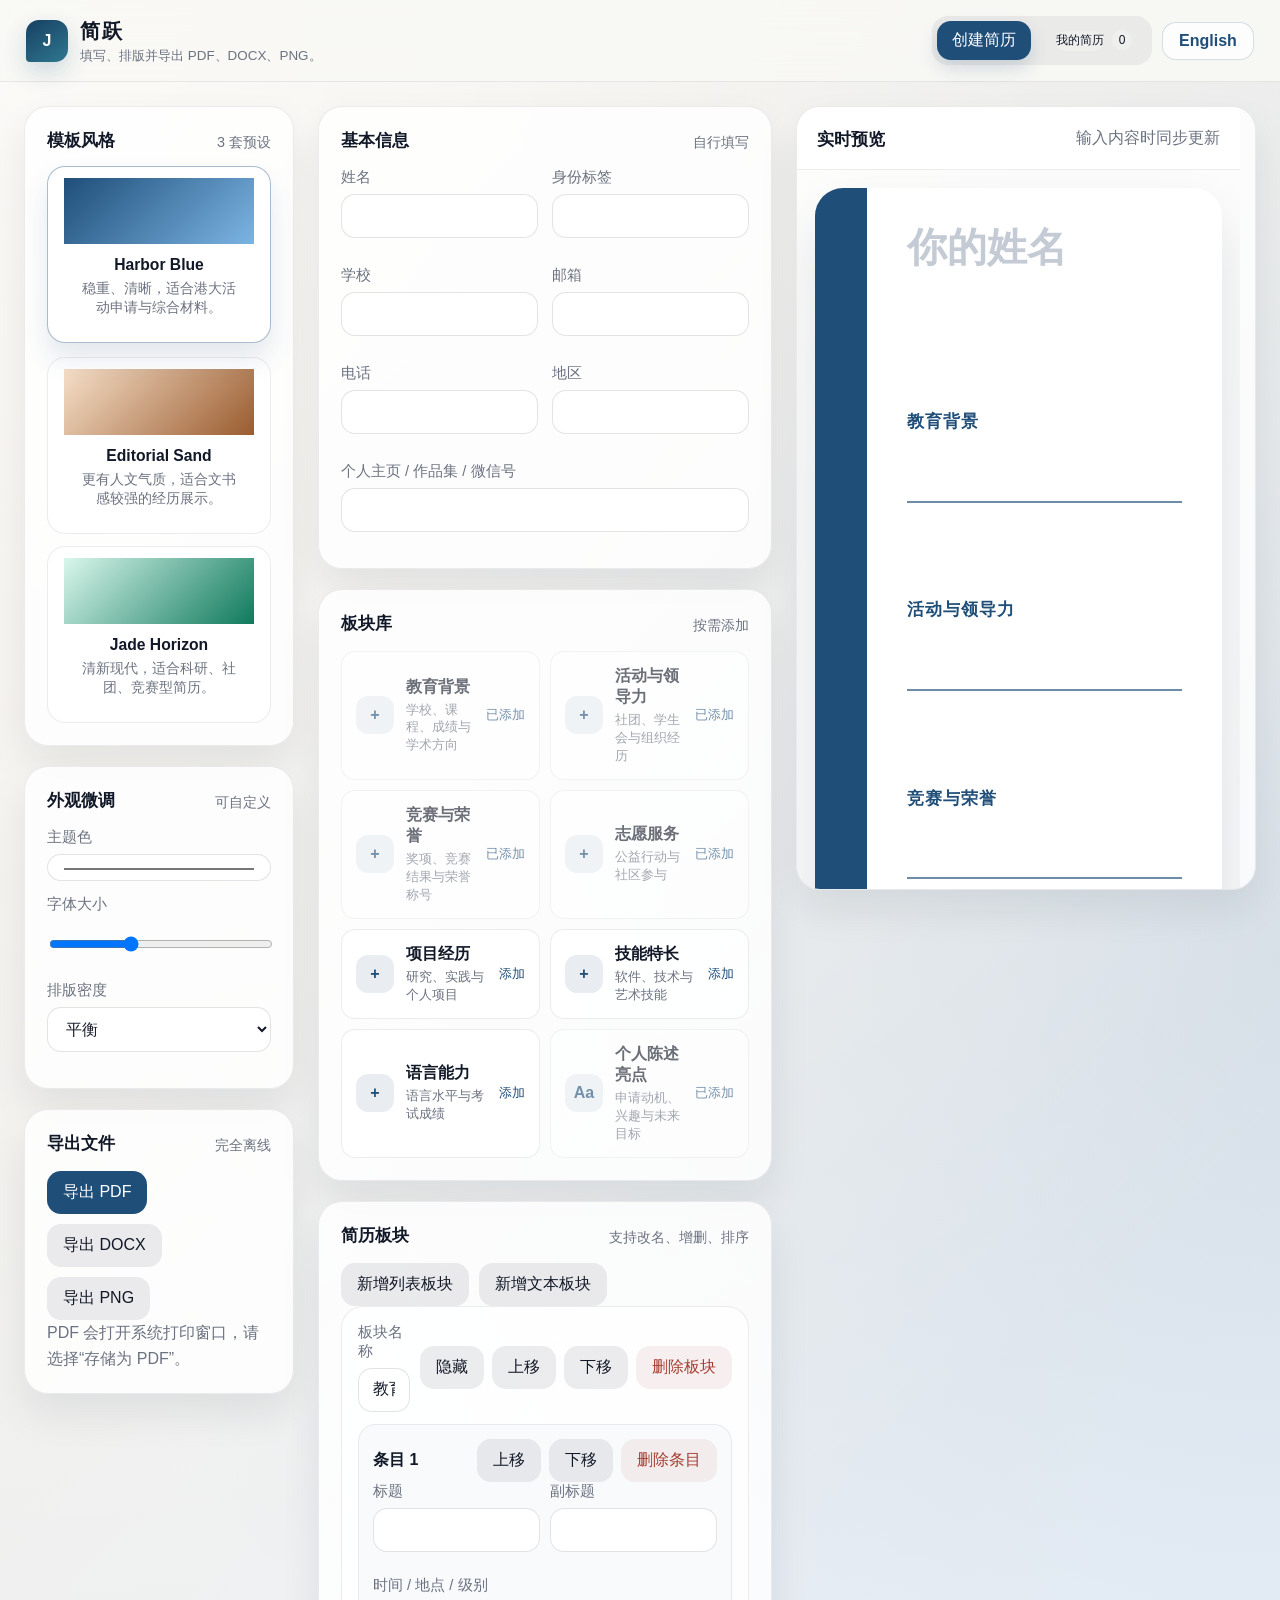
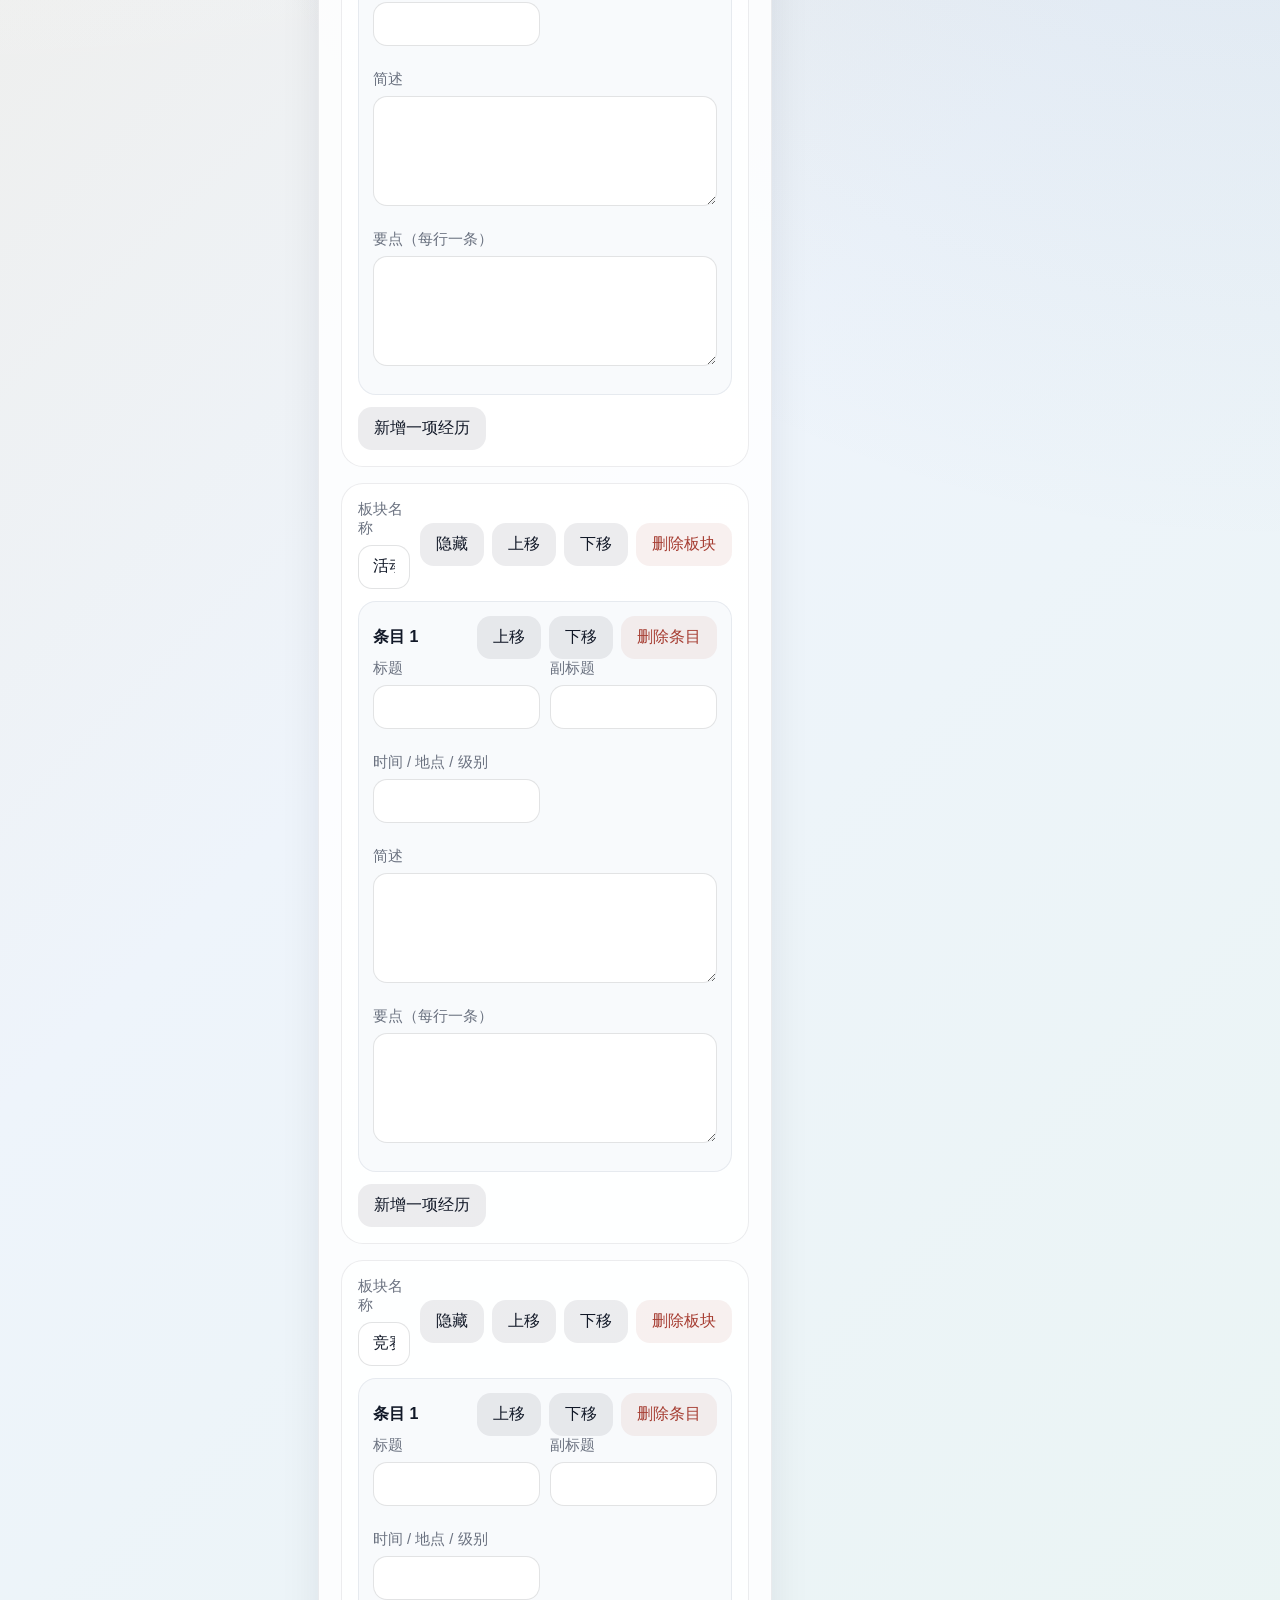
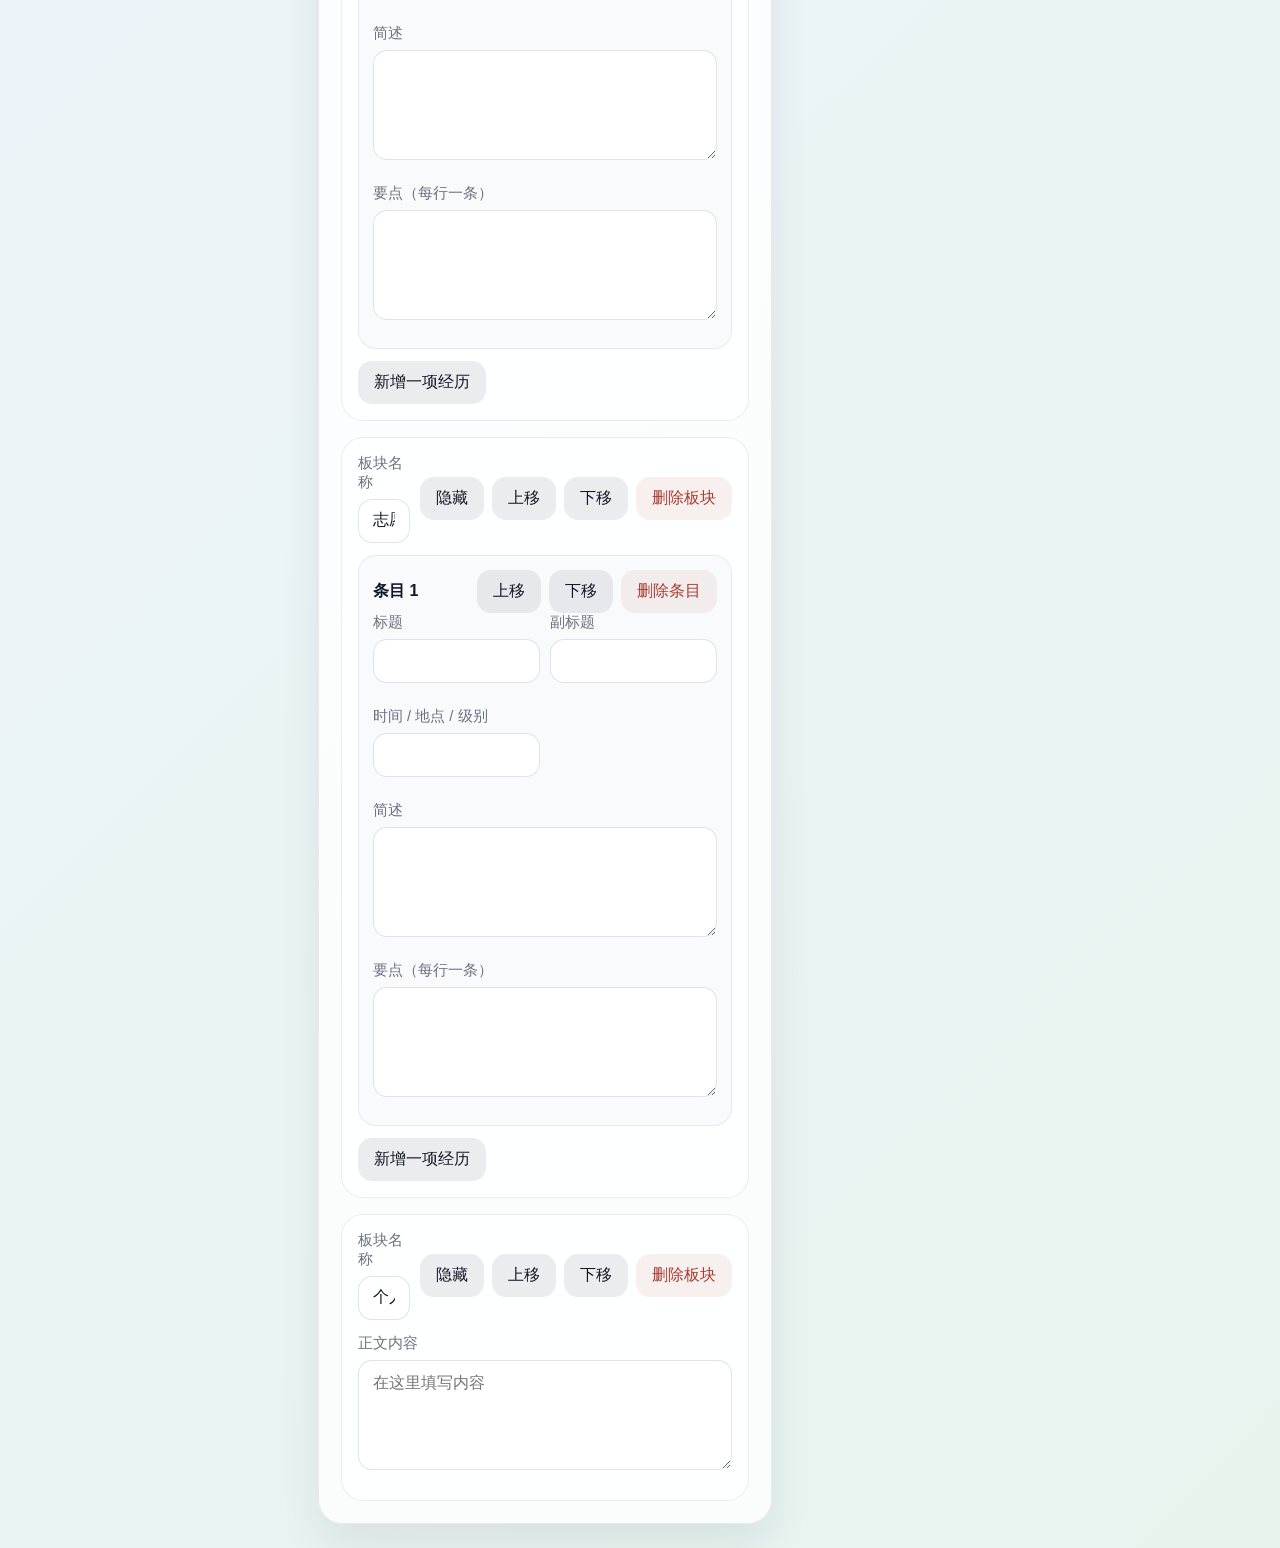
<file: 简历生成器/简历生成器.html>
<!DOCTYPE html>
<html lang="zh-CN">
  <head>
    <meta charset="UTF-8" />
    <meta name="viewport" content="width=device-width, initial-scale=1.0" />
    <title>简跃 · 简历生成器</title>
    <link rel="stylesheet" href="./web/styles.css" />
  </head>
  <body>
    <header class="topbar">
      <div class="brand-lockup">
        <div class="brand-mark">J</div>
        <div>
          <h1>简跃</h1>
          <p data-i18n="brandSubtitle">填写、排版并导出 PDF、DOCX、PNG。</p>
        </div>
      </div>
      <div class="topbar-actions">
        <nav class="main-nav" aria-label="主导航" data-i18n-aria-label="mainNavigation">
          <button class="nav-button active" data-page="create" data-i18n="createResume">创建简历</button>
          <button class="nav-button" data-page="mine"><span data-i18n="myResumes">我的简历</span> <span id="historyNavCount">0</span></button>
        </nav>
        <button id="languageToggle" class="language-toggle" type="button" aria-label="Switch to English">English</button>
      </div>
    </header>

    <section id="createPage" class="app-page active">
      <div class="app-shell">
        <aside class="sidebar">
          <section class="panel">
            <div class="section-head"><h2 data-i18n="templateStyle">模板风格</h2><span data-i18n="threePresets">3 套预设</span></div>
            <div class="template-grid" id="templateGrid"></div>
          </section>

          <section class="panel">
            <div class="section-head"><h2 data-i18n="appearance">外观微调</h2><span data-i18n="customizable">可自定义</span></div>
            <label class="field"><span data-i18n="accentColor">主题色</span><input id="accentInput" type="color" value="#1f4e79" /></label>
            <label class="field"><span data-i18n="fontSize">字体大小</span><input id="fontScaleInput" type="range" min="0.9" max="1.2" step="0.05" value="1" /></label>
            <label class="field">
              <span data-i18n="layoutDensity">排版密度</span>
              <select id="densityInput">
                <option value="airy" data-i18n="airy">舒展</option>
                <option value="balanced" selected data-i18n="balanced">平衡</option>
                <option value="compact" data-i18n="compact">紧凑</option>
              </select>
            </label>
          </section>

          <section class="panel">
            <div class="section-head"><h2 data-i18n="exportFiles">导出文件</h2><span data-i18n="fullyOffline">完全离线</span></div>
            <div class="action-group">
              <button class="primary" data-export="pdf"><span data-i18n="export">导出</span> PDF</button>
              <button data-export="docx"><span data-i18n="export">导出</span> DOCX</button>
              <button data-export="png"><span data-i18n="export">导出</span> PNG</button>
            </div>
            <p class="helper" id="exportStatus" data-i18n="exportHelp">PDF 会打开系统打印窗口，请选择“存储为 PDF”。</p>
          </section>
        </aside>

        <main class="workspace">
          <div class="editor-column">
            <section class="editor panel">
              <div class="section-head"><h2 data-i18n="basicInfo">基本信息</h2><span data-i18n="fillYourself">自行填写</span></div>
              <div class="form-grid">
                <label class="field"><span data-i18n="name">姓名</span><input id="nameInput" type="text" /></label>
                <label class="field"><span data-i18n="tagline">身份标签</span><input id="taglineInput" type="text" /></label>
                <label class="field"><span data-i18n="school">学校</span><input id="schoolInput" type="text" /></label>
                <label class="field"><span data-i18n="email">邮箱</span><input id="emailInput" type="text" /></label>
                <label class="field"><span data-i18n="phone">电话</span><input id="phoneInput" type="text" /></label>
                <label class="field"><span data-i18n="location">地区</span><input id="locationInput" type="text" /></label>
                <label class="field full"><span data-i18n="website">个人主页 / 作品集 / 微信号</span><input id="websiteInput" type="text" /></label>
              </div>
            </section>

            <section class="editor panel preset-panel">
              <div class="section-head"><h2 data-i18n="sectionLibrary">板块库</h2><span data-i18n="addAsNeeded">按需添加</span></div>
              <div id="presetSectionsGrid" class="preset-section-grid"></div>
            </section>

            <section class="editor panel">
              <div class="section-head"><h2 data-i18n="resumeSections">简历板块</h2><span data-i18n="sectionActions">支持改名、增删、排序</span></div>
              <div class="toolbar">
                <button id="addListSection" data-i18n="addListSection">新增列表板块</button>
                <button id="addTextSection" data-i18n="addTextSection">新增文本板块</button>
              </div>
              <div id="sectionsEditor" class="sections-editor"></div>
            </section>
          </div>

          <section class="preview">
            <div class="preview-top"><h2 data-i18n="livePreview">实时预览</h2><p data-i18n="liveUpdate">输入内容时同步更新</p></div>
            <div id="resumePreview" class="resume-preview"></div>
          </section>
        </main>
      </div>
    </section>

    <section id="minePage" class="app-page">
      <div class="mine-shell">
        <div class="mine-hero">
          <div>
            <p class="eyebrow">LOCAL ARCHIVE</p>
            <h2 data-i18n="myResumes">我的简历</h2>
            <p data-i18n="historyIntro">所有历史版本都保存在当前浏览器中，可随时继续编辑。</p>
          </div>
          <div class="mine-actions">
            <button id="newResumeButton" class="primary" data-i18n="newBlankResume">新建空白简历</button>
            <button id="saveCopyButton" data-i18n="saveAsCopy">将当前简历另存为副本</button>
          </div>
        </div>
        <div class="mine-summary">
          <strong id="historyCount">0 份简历</strong>
          <span id="saveStatus" data-i18n="autoSaveHelp">填写后自动保存。</span>
        </div>
        <div id="historyList" class="history-list"></div>
      </div>
    </section>

    <template id="sectionCardTemplate"><article class="section-card"></article></template>
    <script src="./vendor/docx.iife.js"></script>
    <script src="./web/app.js"></script>
  </body>
</html>
</file>
<file: 简历生成器/web/styles.css>
:root {
  --bg: #f1efe8;
  --panel: rgba(255, 255, 255, 0.82);
  --panel-border: rgba(17, 24, 39, 0.08);
  --text: #111827;
  --muted: #6b7280;
  --accent: #1f4e79;
  --shadow: 0 20px 40px rgba(15, 23, 42, 0.08);
  --radius: 24px;
  --resume-gap: 24px;
  --resume-padding: 40px;
  --display-font: "Avenir Next", "PingFang SC", "Hiragino Sans GB", sans-serif;
  --body-font: "PingFang SC", "Helvetica Neue", sans-serif;
}

* {
  box-sizing: border-box;
}

body {
  margin: 0;
  min-height: 100vh;
  font-family: var(--body-font);
  color: var(--text);
  background:
    radial-gradient(circle at top left, rgba(255, 255, 255, 0.8), transparent 35%),
    radial-gradient(circle at right 20%, rgba(31, 78, 121, 0.12), transparent 30%),
    linear-gradient(135deg, #efe8dc 0%, #eef4fb 45%, #e7f4ee 100%);
}

.topbar {
  position: sticky;
  z-index: 20;
  top: 0;
  display: flex;
  justify-content: space-between;
  align-items: center;
  gap: 24px;
  padding: 16px 26px;
  border-bottom: 1px solid rgba(17, 24, 39, 0.08);
  background: rgba(248, 248, 245, 0.86);
  backdrop-filter: blur(22px);
}

.brand-lockup {
  display: flex;
  align-items: center;
  gap: 12px;
}

.brand-mark {
  display: grid;
  width: 42px;
  height: 42px;
  place-items: center;
  border-radius: 13px 13px 13px 4px;
  color: white;
  background: linear-gradient(145deg, #173f61, #2f7890);
  box-shadow: 0 10px 24px rgba(31, 78, 121, 0.2);
  font-family: "Avenir Next", sans-serif;
  font-weight: 800;
}

.brand-lockup h1,
.brand-lockup p {
  margin: 0;
}

.topbar-actions {
  display: flex;
  align-items: center;
  gap: 10px;
}

.language-toggle {
  min-width: 92px;
  padding: 9px 14px;
  border: 1px solid rgba(31, 78, 121, 0.18);
  color: var(--accent);
  background: rgba(255, 255, 255, 0.72);
  font-weight: 700;
}

.language-toggle:hover {
  background: white;
}

.brand-lockup h1 {
  font-family: var(--display-font);
  font-size: 1.28rem;
  letter-spacing: 0.08em;
}

.brand-lockup p {
  margin-top: 2px;
  color: var(--muted);
  font-size: 0.84rem;
}

.main-nav {
  display: flex;
  gap: 6px;
  padding: 5px;
  border-radius: 16px;
  background: rgba(17, 24, 39, 0.06);
}

.nav-button {
  padding: 9px 15px;
  background: transparent;
}

.nav-button.active {
  color: white;
  background: var(--accent);
  box-shadow: 0 8px 18px rgba(31, 78, 121, 0.18);
}

.nav-button span {
  display: inline-grid;
  min-width: 20px;
  height: 20px;
  margin-left: 4px;
  place-items: center;
  border-radius: 99px;
  background: rgba(255, 255, 255, 0.2);
  font-size: 0.75rem;
}

.app-page {
  display: none;
}

.app-page.active {
  display: block;
  animation: page-enter 280ms ease both;
}

@keyframes page-enter {
  from { opacity: 0; transform: translateY(6px); }
  to { opacity: 1; transform: translateY(0); }
}

.app-shell {
  display: grid;
  grid-template-columns: 300px minmax(0, 1fr);
  gap: 24px;
  width: min(1880px, 100%);
  margin: 0 auto;
  padding: 24px;
}

.mine-shell {
  width: min(1180px, calc(100% - 48px));
  min-height: calc(100vh - 110px);
  margin: 28px auto 60px;
}

.mine-hero {
  display: flex;
  justify-content: space-between;
  align-items: end;
  gap: 32px;
  padding: 42px;
  border-radius: 30px;
  color: white;
  background:
    radial-gradient(circle at 78% 20%, rgba(122, 196, 192, 0.32), transparent 26%),
    linear-gradient(130deg, #173f61 0%, #245f74 58%, #317b73 100%);
  box-shadow: 0 28px 60px rgba(23, 63, 97, 0.18);
}

.mine-hero h2,
.mine-hero p {
  margin: 0;
}

.mine-hero h2 {
  margin-top: 8px;
  font-family: var(--display-font);
  font-size: clamp(2rem, 4vw, 3.6rem);
}

.mine-hero > div > p:last-child {
  margin-top: 10px;
  color: rgba(255, 255, 255, 0.76);
}

.mine-hero .eyebrow {
  color: #9edbd1;
}

.mine-actions {
  display: flex;
  flex-wrap: wrap;
  justify-content: flex-end;
  gap: 10px;
}

.mine-actions button {
  background: rgba(255, 255, 255, 0.16);
  color: white;
}

.mine-actions button.primary {
  color: #173f61;
  background: white;
}

.mine-summary {
  display: flex;
  justify-content: space-between;
  gap: 20px;
  margin: 30px 4px 16px;
  color: var(--muted);
}

.mine-summary strong {
  color: var(--text);
  font-size: 1.12rem;
}

.sidebar,
.editor-column {
  display: grid;
  gap: 20px;
  align-content: start;
}

.workspace {
  display: grid;
  grid-template-columns: minmax(500px, 0.95fr) minmax(520px, 1.05fr);
  gap: 24px;
  min-width: 0;
  align-items: start;
}

.panel,
.brand-card,
.preview {
  background: var(--panel);
  border: 1px solid var(--panel-border);
  backdrop-filter: blur(22px);
  border-radius: var(--radius);
  box-shadow: var(--shadow);
}

.brand-card,
.panel,
.preview {
  padding: 22px;
}

.brand-card h1 {
  margin: 8px 0 12px;
  font-family: var(--display-font);
  font-size: 2rem;
  line-height: 1.05;
}

.eyebrow {
  margin: 0;
  color: var(--accent);
  font-size: 0.82rem;
  letter-spacing: 0.12em;
  text-transform: uppercase;
}

.intro,
.helper,
.preview-top p {
  margin: 0;
  color: var(--muted);
  line-height: 1.6;
}

.section-head,
.preview-top {
  display: flex;
  justify-content: space-between;
  align-items: end;
  gap: 16px;
  margin-bottom: 16px;
}

.section-head h2,
.preview-top h2 {
  margin: 0;
  font-size: 1.05rem;
}

.section-head span {
  color: var(--muted);
  font-size: 0.9rem;
}

.template-grid {
  display: grid;
  gap: 12px;
}

.template-card {
  border: 1px solid rgba(17, 24, 39, 0.08);
  border-radius: 18px;
  overflow: hidden;
  cursor: pointer;
  transition: transform 180ms ease, border-color 180ms ease, box-shadow 180ms ease;
  background: white;
}

.template-card:hover,
.template-card.active {
  transform: translateY(-2px);
  border-color: rgba(31, 78, 121, 0.38);
  box-shadow: 0 16px 28px rgba(31, 78, 121, 0.12);
}

.template-card .swatch {
  height: 66px;
}

.template-card .meta {
  padding: 12px 14px 14px;
}

.template-card h3,
.template-card p {
  margin: 0;
}

.template-card h3 {
  font-size: 0.98rem;
}

.template-card p {
  color: var(--muted);
  font-size: 0.88rem;
  margin-top: 5px;
}

.field {
  display: grid;
  gap: 7px;
  margin-bottom: 14px;
}

.field span {
  font-size: 0.92rem;
  color: var(--muted);
}

input,
select,
textarea,
button {
  font: inherit;
}

input,
select,
textarea {
  width: 100%;
  border-radius: 14px;
  border: 1px solid rgba(17, 24, 39, 0.12);
  background: rgba(255, 255, 255, 0.92);
  padding: 12px 14px;
  color: var(--text);
}

textarea {
  min-height: 110px;
  resize: vertical;
}

button {
  border: 0;
  border-radius: 14px;
  padding: 11px 16px;
  background: rgba(17, 24, 39, 0.08);
  color: var(--text);
  cursor: pointer;
  transition: transform 180ms ease, background 180ms ease, color 180ms ease;
}

button:hover {
  transform: translateY(-1px);
}

button.primary {
  background: var(--accent);
  color: white;
}

button.ghost {
  background: transparent;
  border: 1px dashed rgba(17, 24, 39, 0.18);
}

.action-group,
.toolbar {
  display: flex;
  flex-wrap: wrap;
  gap: 10px;
}

.history-actions {
  margin-bottom: 12px;
}

.history-list {
  display: grid;
  grid-template-columns: repeat(3, minmax(0, 1fr));
  gap: 16px;
}

.history-item {
  position: relative;
  display: grid;
  grid-template-columns: 8px 1fr auto;
  min-height: 150px;
  align-items: stretch;
  gap: 4px;
  padding: 8px;
  overflow: hidden;
  border: 1px solid rgba(17, 24, 39, 0.08);
  border-radius: 22px;
  background: rgba(255, 255, 255, 0.82);
  box-shadow: 0 16px 34px rgba(15, 23, 42, 0.07);
}

.history-accent {
  border-radius: 12px 4px 4px 12px;
}

.history-item.active {
  border-color: color-mix(in srgb, var(--accent) 45%, white);
  background: color-mix(in srgb, var(--accent) 7%, white);
}

.history-load {
  display: grid;
  justify-items: start;
  align-content: center;
  gap: 7px;
  padding: 16px 12px;
  text-align: left;
  background: transparent;
}

.history-load span,
.history-load time {
  color: var(--muted);
  font-size: 0.78rem;
}

.history-load strong {
  font-size: 1.05rem;
}

.history-delete {
  align-self: start;
}

.history-delete,
button.danger {
  color: #a63d32;
  background: rgba(166, 61, 50, 0.08);
}

.history-empty,
.editor-empty {
  padding: 17px;
  border: 1px dashed rgba(17, 24, 39, 0.16);
  border-radius: 16px;
  color: var(--muted);
  line-height: 1.6;
  text-align: center;
}

.history-empty {
  grid-column: 1 / -1;
  min-height: 220px;
  display: grid;
  place-items: center;
  background: rgba(255, 255, 255, 0.48);
}

.preset-section-grid {
  display: grid;
  grid-template-columns: repeat(2, minmax(0, 1fr));
  gap: 10px;
}

.preset-section-card {
  display: grid;
  grid-template-columns: auto 1fr auto;
  align-items: center;
  gap: 12px;
  padding: 14px;
  border: 1px solid rgba(17, 24, 39, 0.08);
  text-align: left;
  background: rgba(255, 255, 255, 0.75);
}

.preset-section-card:not(.added):hover {
  border-color: color-mix(in srgb, var(--accent) 42%, white);
  background: color-mix(in srgb, var(--accent) 6%, white);
}

.preset-section-card.added {
  cursor: default;
  opacity: 0.62;
}

.preset-icon {
  display: grid;
  width: 38px;
  height: 38px;
  place-items: center;
  border-radius: 12px;
  color: var(--accent);
  background: color-mix(in srgb, var(--accent) 10%, white);
  font-weight: 700;
}

.preset-copy {
  display: grid;
  gap: 3px;
}

.preset-copy small {
  color: var(--muted);
  line-height: 1.35;
}

.preset-state {
  color: var(--accent);
  font-size: 0.82rem;
}

.compact-empty {
  margin-top: 12px;
  padding: 12px;
}

.section-title-field {
  flex: 1;
  margin: 0;
}

.text-section-field {
  margin-top: 14px;
}

.item-add {
  margin-top: 12px;
}

.form-grid {
  display: grid;
  grid-template-columns: repeat(2, minmax(0, 1fr));
  gap: 14px;
}

.field.full {
  grid-column: 1 / -1;
}

.sections-editor {
  display: grid;
  gap: 16px;
}

.section-card {
  border: 1px solid rgba(17, 24, 39, 0.08);
  border-radius: 22px;
  padding: 16px;
  background: rgba(255, 255, 255, 0.72);
}

.section-card.hidden {
  opacity: 0.72;
}

.section-card-head,
.item-card-head {
  display: flex;
  justify-content: space-between;
  gap: 10px;
  align-items: center;
}

.section-controls,
.item-controls {
  display: flex;
  gap: 8px;
  flex-wrap: wrap;
}

.item-card {
  margin-top: 12px;
  padding: 14px;
  border-radius: 18px;
  background: rgba(248, 250, 252, 0.9);
  border: 1px solid rgba(148, 163, 184, 0.18);
}

.item-grid {
  display: grid;
  grid-template-columns: repeat(2, minmax(0, 1fr));
  gap: 10px;
}

.item-grid .full {
  grid-column: 1 / -1;
}

.preview {
  position: sticky;
  top: 92px;
  max-height: calc(100vh - 116px);
  padding: 0;
  overflow: auto;
  scrollbar-gutter: stable;
}

.preview-top {
  position: sticky;
  z-index: 2;
  top: 0;
  margin: 0;
  padding: 18px 20px;
  border-bottom: 1px solid rgba(17, 24, 39, 0.08);
  background: rgba(255, 255, 255, 0.92);
  backdrop-filter: blur(16px);
}

.resume-preview {
  padding: 18px;
}

.resume-sheet {
  width: min(100%, 860px);
  margin: 0 auto;
  background: white;
  border-radius: 28px;
  min-height: 1180px;
  box-shadow: 0 32px 60px rgba(15, 23, 42, 0.12);
  overflow: hidden;
  display: grid;
  grid-template-columns: 52px 1fr;
}

.resume-rail {
  background: var(--accent);
}

.resume-body {
  padding: var(--resume-padding);
  display: grid;
  gap: var(--resume-gap);
}

.resume-header {
  display: grid;
  gap: 10px;
}

.resume-header h1 {
  margin: 0;
  font-family: var(--display-font);
  font-size: calc(2.5rem * var(--font-scale, 1));
  line-height: 0.98;
}

.preview-placeholder {
  color: #c4cbd4;
}

.resume-empty {
  display: grid;
  min-height: 240px;
  place-items: center;
  border: 1px dashed #d6dbe2;
  border-radius: 18px;
  color: #98a2b3;
}

.resume-header .tagline {
  color: var(--accent);
  font-size: calc(1.08rem * var(--font-scale, 1));
}

.resume-header .contacts {
  color: var(--muted);
  line-height: 1.7;
  font-size: calc(0.94rem * var(--font-scale, 1));
}

.resume-section {
  display: grid;
  gap: 12px;
}

.resume-section h2 {
  margin: 0;
  padding-bottom: 8px;
  border-bottom: 2px solid color-mix(in srgb, var(--accent) 65%, white);
  color: var(--accent);
  font-size: calc(1.05rem * var(--font-scale, 1));
  letter-spacing: 0.06em;
  text-transform: uppercase;
}

.resume-item {
  display: grid;
  gap: 6px;
}

.resume-item-head {
  display: flex;
  justify-content: space-between;
  gap: 12px;
  flex-wrap: wrap;
}

.resume-item-title {
  font-weight: 700;
}

.resume-item-subtitle,
.resume-item-detail {
  color: #334155;
}

.resume-item-meta {
  color: var(--accent);
}

.resume-item ul {
  margin: 0;
  padding-left: 18px;
  color: #334155;
  line-height: 1.65;
}

.resume-text {
  color: #1f2937;
  line-height: 1.8;
  white-space: pre-wrap;
}

.template-editorial .resume-sheet {
  background: linear-gradient(180deg, #fffdfa 0%, #fff6ef 100%);
}

.template-editorial .resume-body {
  position: relative;
}

.template-editorial .resume-body::before {
  content: "";
  position: absolute;
  inset: 24px 24px auto auto;
  width: 120px;
  height: 120px;
  border-radius: 999px;
  background: color-mix(in srgb, var(--accent) 16%, white);
  filter: blur(2px);
}

.template-jade .resume-sheet {
  grid-template-columns: 1fr;
  background: linear-gradient(180deg, #fcfffd 0%, #f1faf6 100%);
}

.template-jade .resume-rail {
  display: none;
}

.template-jade .resume-body {
  border-top: 10px solid var(--accent);
}

.template-jade .resume-section h2 {
  border-bottom-style: dashed;
}

.compact {
  --resume-gap: 16px;
  --resume-padding: 30px;
}

.airy {
  --resume-gap: 30px;
  --resume-padding: 48px;
}

@media (max-width: 1480px) {
  .app-shell {
    grid-template-columns: 270px minmax(0, 1fr);
  }

  .workspace {
    grid-template-columns: minmax(440px, 1fr) minmax(460px, 1fr);
  }
}

@media (max-width: 1180px) {
  .app-shell {
    grid-template-columns: 1fr;
  }

  .sidebar {
    grid-template-columns: repeat(3, minmax(0, 1fr));
  }

  .history-list {
    grid-template-columns: repeat(2, minmax(0, 1fr));
  }
}

@media (max-width: 980px) {
  .sidebar,
  .workspace {
    grid-template-columns: 1fr;
  }

  .preview {
    position: static;
    max-height: none;
    overflow: hidden;
  }

  .preview-top {
    position: static;
  }
}

@media (max-width: 740px) {
  .topbar,
  .mine-hero,
  .mine-summary {
    align-items: flex-start;
    flex-direction: column;
  }

  .topbar {
    position: static;
  }

  .main-nav {
    width: 100%;
  }

  .topbar-actions {
    width: 100%;
    align-items: stretch;
  }

  .topbar-actions .main-nav {
    flex: 1;
  }

  .nav-button {
    flex: 1;
  }

  .brand-lockup p {
    display: none;
  }

  .mine-shell {
    width: calc(100% - 28px);
    margin-top: 14px;
  }

  .mine-hero {
    padding: 28px;
  }

  .mine-actions,
  .mine-actions button {
    width: 100%;
  }

  .history-list,
  .preset-section-grid {
    grid-template-columns: 1fr;
  }

  .form-grid,
  .item-grid {
    grid-template-columns: 1fr;
  }

  .app-shell {
    padding: 14px;
  }

  .resume-preview {
    padding: 14px;
  }

  .resume-sheet {
    border-radius: 20px;
    min-height: auto;
  }
}

@media print {
  @page {
    size: A4;
    margin: 0;
  }

  body {
    background: white;
  }

  .sidebar,
  .editor,
  .preview-top,
  .topbar,
  #minePage {
    display: none !important;
  }

  .app-shell,
  .workspace,
  .preview,
  .resume-preview,
  .resume-root {
    display: block;
    margin: 0;
    padding: 0;
    width: 100%;
    max-width: none;
    border: 0;
    border-radius: 0;
    box-shadow: none;
    background: white;
  }

  .preview {
    position: static;
    max-height: none;
    overflow: visible;
  }

  .resume-sheet {
    width: 210mm;
    min-height: 297mm;
    margin: 0;
    border-radius: 0;
    box-shadow: none;
  }

  .resume-section,
  .resume-item {
    break-inside: avoid;
  }
}
</file>
